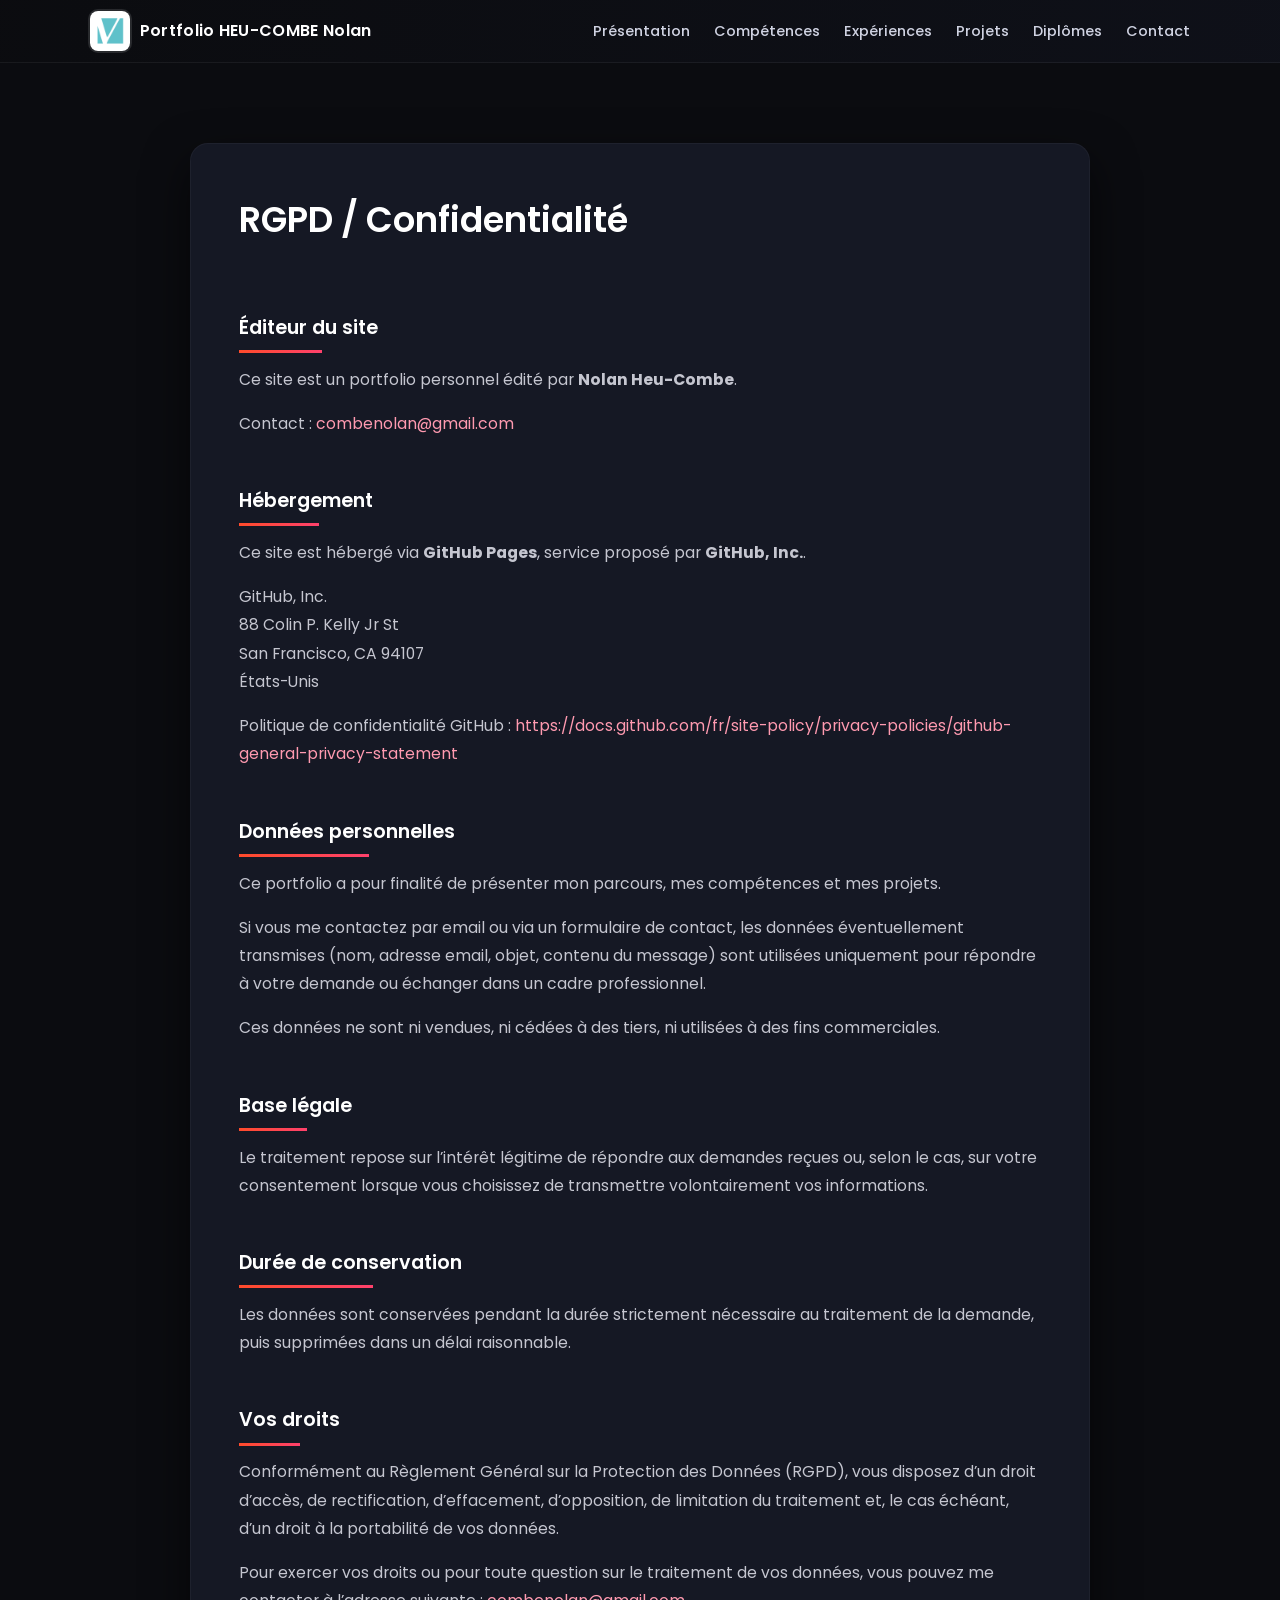
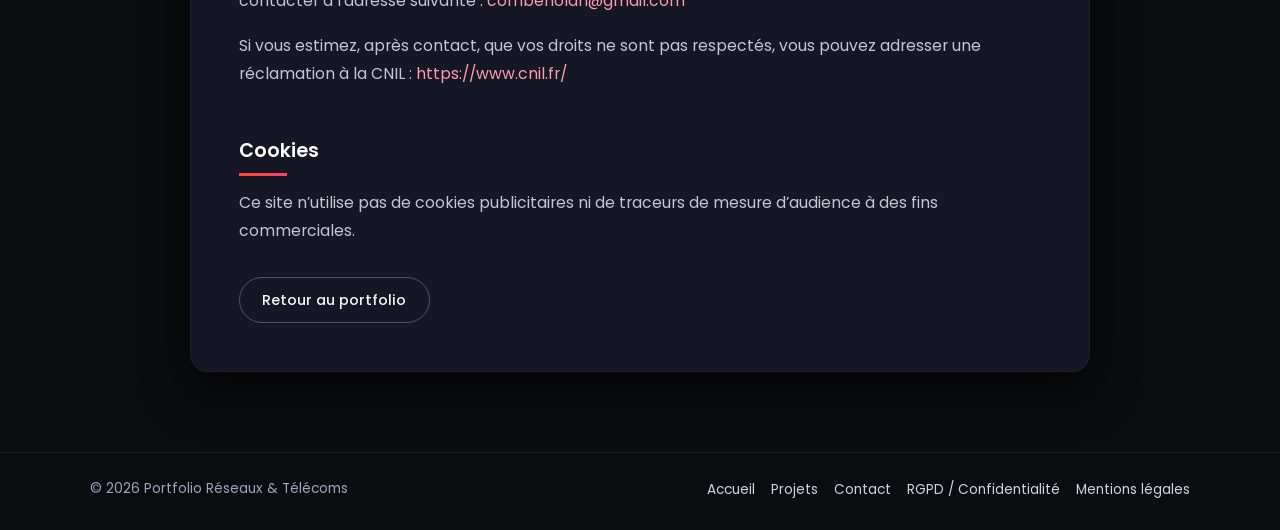
<file: confidentialite.html>
<!DOCTYPE html>
<html lang="fr">
<head>
    <meta charset="UTF-8">
    <meta name="viewport" content="width=device-width, initial-scale=1.0">
    <title>RGPD / Confidentialité - Portfolio</title>
    <link rel="stylesheet" href="style.css">
</head>
<body>

    <header class="site-header">
        <div class="container header-inner">
            <a href="index.html#accueil" class="logo">
                <img src="images/logo.png" alt="Logo">
                <span>Portfolio HEU-COMBE Nolan</span>
            </a>

            <nav class="main-nav">
                <ul>
                    <li><a href="index.html#presentation">Présentation</a></li>
                    <li><a href="index.html#competences">Compétences</a></li>
                    <li><a href="index.html#experiences">Expériences</a></li>
                    <li><a href="index.html#projets">Projets</a></li>
                    <li><a href="index.html#diplomes">Diplômes</a></li>
                    <li><a href="index.html#contact">Contact</a></li>
                </ul>
            </nav>

            <button class="menu-toggle" aria-label="Menu">
                <span></span>
                <span></span>
                <span></span>
            </button>
        </div>
    </header>

    <section class="section">
        <div class="container container-section legal-page">
            <h1>RGPD / Confidentialité</h1>

            <h2>Éditeur du site</h2>
            <p>
                Ce site est un portfolio personnel édité par <strong>Nolan Heu-Combe</strong>.
            </p>
            <p>
                Contact : <a href="mailto:combenolan@gmail.com">combenolan@gmail.com</a>
            </p>

            <h2>Hébergement</h2>
            <p>
                Ce site est hébergé via <strong>GitHub Pages</strong>, service proposé par <strong>GitHub, Inc.</strong>.
            </p>
            <p>
                GitHub, Inc.<br>
                88 Colin P. Kelly Jr St<br>
                San Francisco, CA 94107<br>
                États-Unis
            </p>
            <p>
                Politique de confidentialité GitHub :
                <a href="https://docs.github.com/fr/site-policy/privacy-policies/github-general-privacy-statement" target="_blank" rel="noopener noreferrer">
                    https://docs.github.com/fr/site-policy/privacy-policies/github-general-privacy-statement
                </a>
            </p>

            <h2>Données personnelles</h2>
            <p>
                Ce portfolio a pour finalité de présenter mon parcours, mes compétences et mes projets.
            </p>
            <p>
                Si vous me contactez par email ou via un formulaire de contact, les données éventuellement transmises
                (nom, adresse email, objet, contenu du message) sont utilisées uniquement pour répondre à votre demande
                ou échanger dans un cadre professionnel.
            </p>
            <p>
                Ces données ne sont ni vendues, ni cédées à des tiers, ni utilisées à des fins commerciales.
            </p>

            <h2>Base légale</h2>
            <p>
                Le traitement repose sur l’intérêt légitime de répondre aux demandes reçues ou, selon le cas,
                sur votre consentement lorsque vous choisissez de transmettre volontairement vos informations.
            </p>

            <h2>Durée de conservation</h2>
            <p>
                Les données sont conservées pendant la durée strictement nécessaire au traitement de la demande,
                puis supprimées dans un délai raisonnable.
            </p>

            <h2>Vos droits</h2>
            <p>
                Conformément au Règlement Général sur la Protection des Données (RGPD), vous disposez d’un droit d’accès,
                de rectification, d’effacement, d’opposition, de limitation du traitement et, le cas échéant,
                d’un droit à la portabilité de vos données.
            </p>
            <p>
                Pour exercer vos droits ou pour toute question sur le traitement de vos données, vous pouvez me contacter à l’adresse suivante :
                <a href="mailto:combenolan@gmail.com">combenolan@gmail.com</a>
            </p>
            <p>
                Si vous estimez, après contact, que vos droits ne sont pas respectés, vous pouvez adresser une réclamation à la CNIL :
                <a href="https://www.cnil.fr/" target="_blank" rel="noopener noreferrer">https://www.cnil.fr/</a>
            </p>

            <h2>Cookies</h2>
            <p>
                Ce site n’utilise pas de cookies publicitaires ni de traceurs de mesure d’audience à des fins commerciales.
            </p>

            <div class="legal-actions">
                <a href="index.html" class="btn ghost">Retour au portfolio</a>
            </div>
        </div>
    </section>

    <footer class="site-footer">
        <div class="container footer-inner">
            <p>© 2026 Portfolio Réseaux & Télécoms</p>
            <ul class="footer-links">
                <li><a href="index.html#accueil">Accueil</a></li>
                <li><a href="index.html#projets">Projets</a></li>
                <li><a href="index.html#contact">Contact</a></li>
                <li><a href="confidentialite.html">RGPD / Confidentialité</a></li>
                <li><a href="mentions-legales.html">Mentions légales</a></li>
            </ul>
        </div>
    </footer>

    <script>
        const toggle = document.querySelector('.menu-toggle');
        const nav = document.querySelector('.main-nav');

        if (toggle && nav) {
            toggle.addEventListener('click', () => {
                nav.classList.toggle('open');
                toggle.classList.toggle('open');
            });
        }
    </script>
</body>
</html>
</file>
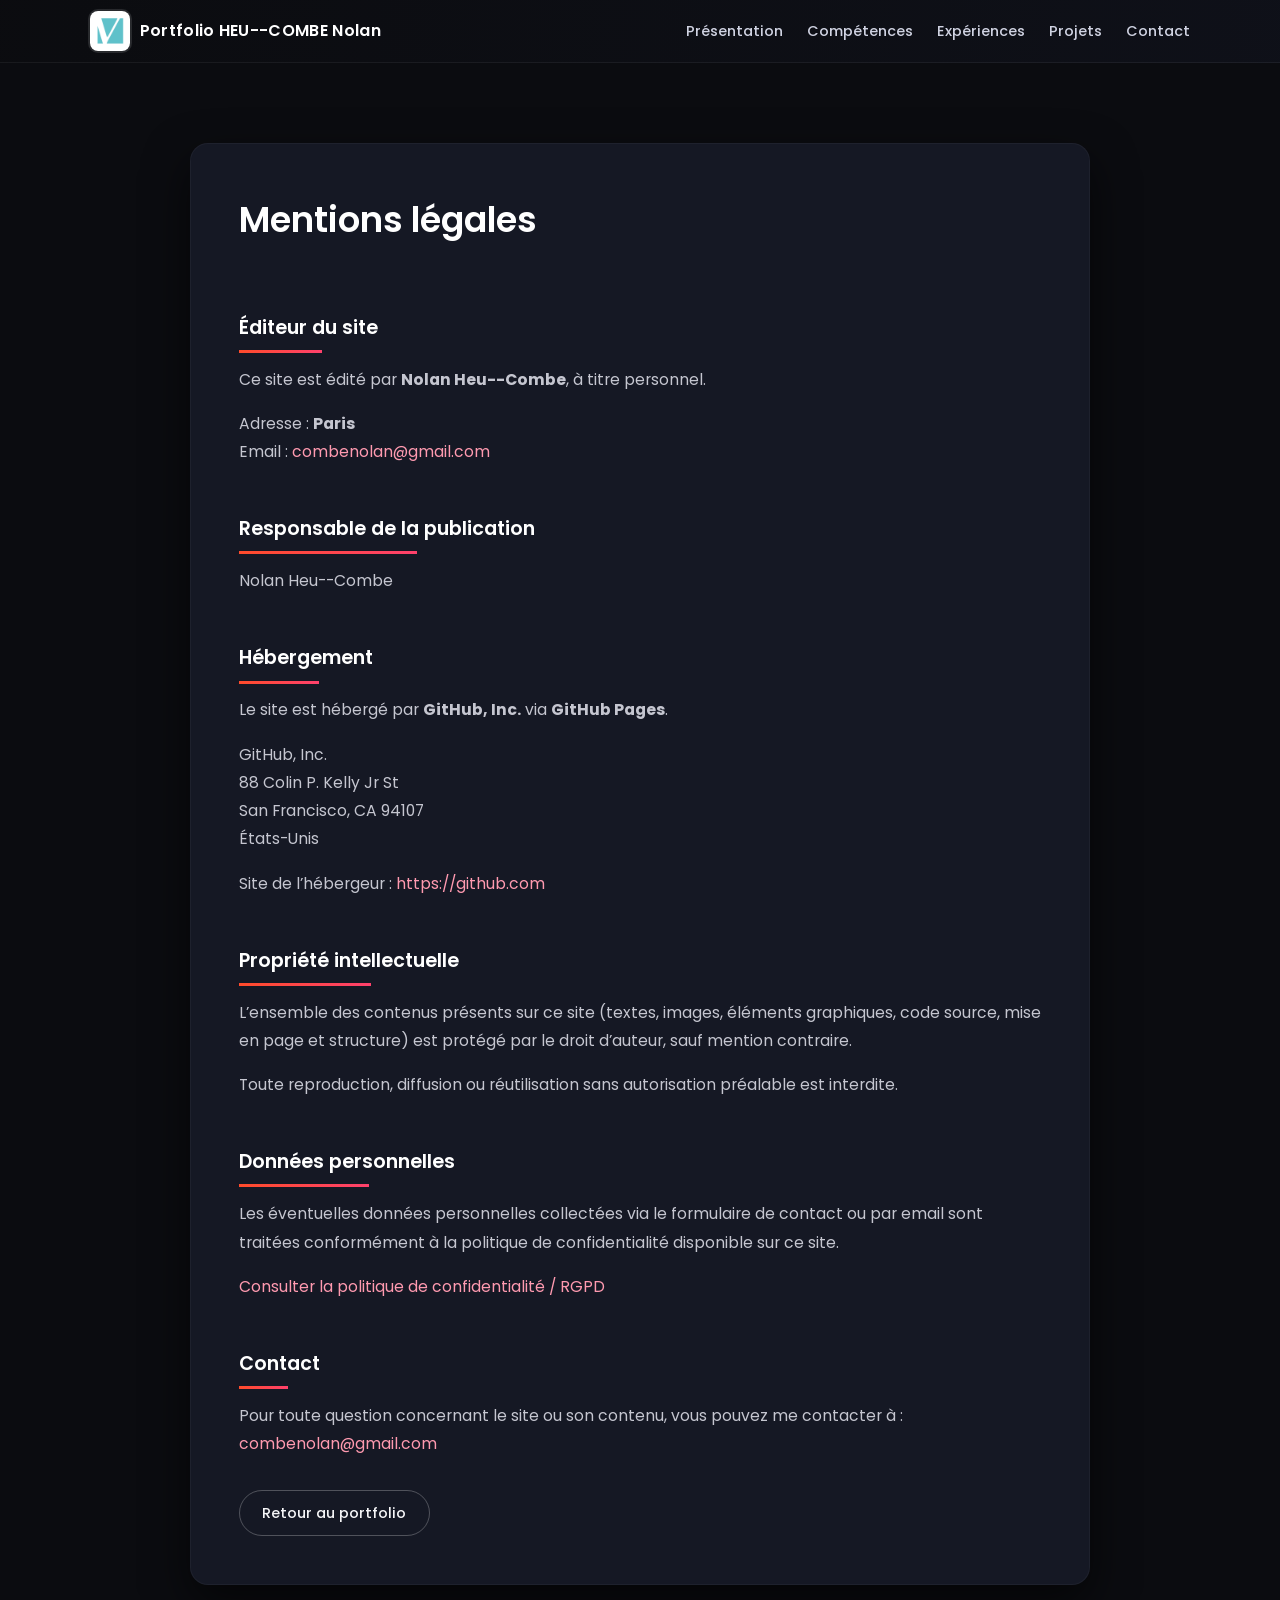
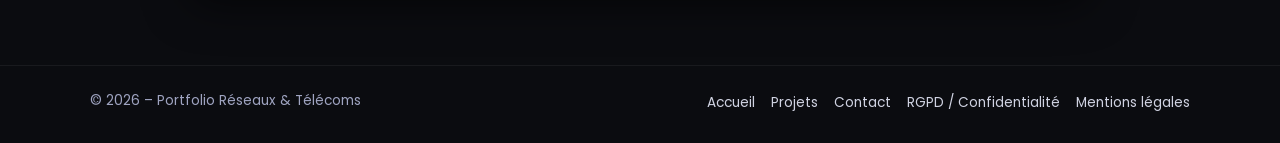
<file: mentions-legales.html>
<!DOCTYPE html>
<html lang="fr">
<head>
    <meta charset="UTF-8">
    <meta name="viewport" content="width=device-width, initial-scale=1.0">
    <title>Mentions légales - Portfolio Réseaux & Télécoms</title>
    <link rel="stylesheet" href="style.css">
</head>
<body>

    <header class="site-header">
        <div class="container header-inner">
            <a href="index.html#accueil" class="logo">
                <img src="images/logo.png" alt="Logo">
                <span>Portfolio HEU--COMBE Nolan</span>
            </a>

            <nav class="main-nav">
                <ul>
                    <li><a href="index.html#presentation">Présentation</a></li>
                    <li><a href="index.html#competences">Compétences</a></li>
                    <li><a href="index.html#experiences">Expériences</a></li>
                    <li><a href="index.html#projets">Projets</a></li>
                    <li><a href="index.html#contact">Contact</a></li>
                </ul>
            </nav>

            <button class="menu-toggle" aria-label="Menu">
                <span></span>
                <span></span>
                <span></span>
            </button>
        </div>
    </header>

    <section class="section">
        <div class="container container-section legal-page">
            <h1>Mentions légales</h1>

            <h2>Éditeur du site</h2>
            <p>
                Ce site est édité par <strong>Nolan Heu--Combe</strong>, à titre personnel.
            </p>
            <p>
                Adresse : <strong>Paris</strong><br>
                Email : <a href="mailto:combenolan@gmail.com">combenolan@gmail.com</a>
            </p>

            <h2>Responsable de la publication</h2>
            <p>
                Nolan Heu--Combe
            </p>

            <h2>Hébergement</h2>
            <p>
                Le site est hébergé par <strong>GitHub, Inc.</strong> via <strong>GitHub Pages</strong>.
            </p>
            <p>
                GitHub, Inc.<br>
                88 Colin P. Kelly Jr St<br>
                San Francisco, CA 94107<br>
                États-Unis
            </p>
            <p>
                Site de l’hébergeur :
                <a href="https://github.com" target="_blank" rel="noopener noreferrer">https://github.com</a>
            </p>

            <h2>Propriété intellectuelle</h2>
            <p>
                L’ensemble des contenus présents sur ce site (textes, images, éléments graphiques, code source,
                mise en page et structure) est protégé par le droit d’auteur, sauf mention contraire.
            </p>
            <p>
                Toute reproduction, diffusion ou réutilisation sans autorisation préalable est interdite.
            </p>

            <h2>Données personnelles</h2>
            <p>
                Les éventuelles données personnelles collectées via le formulaire de contact ou par email
                sont traitées conformément à la politique de confidentialité disponible sur ce site.
            </p>
            <p>
                <a href="confidentialite.html">Consulter la politique de confidentialité / RGPD</a>
            </p>

            <h2>Contact</h2>
            <p>
                Pour toute question concernant le site ou son contenu, vous pouvez me contacter à :
                <a href="mailto:combenolan@gmail.com">combenolan@gmail.com</a>
            </p>

            <div class="legal-actions">
                <a href="index.html" class="btn ghost">Retour au portfolio</a>
            </div>
        </div>
    </section>

    <footer class="site-footer">
        <div class="container footer-inner">
            <p>© 2026 – Portfolio Réseaux & Télécoms</p>
            <ul class="footer-links">
                <li><a href="index.html#accueil">Accueil</a></li>
                <li><a href="index.html#projets">Projets</a></li>
                <li><a href="index.html#contact">Contact</a></li>
                <li><a href="confidentialite.html">RGPD / Confidentialité</a></li>
                <li><a href="mentions-legales.html">Mentions légales</a></li>
            </ul>
        </div>
    </footer>

    <script>
        const toggle = document.querySelector('.menu-toggle');
        const nav = document.querySelector('.main-nav');

        if (toggle && nav) {
            toggle.addEventListener('click', () => {
                nav.classList.toggle('open');
                toggle.classList.toggle('open');
            });
        }
    </script>
</body>
</html>
</file>
<file: style.css>
@import url("https://fonts.googleapis.com/css2?family=Poppins:wght@300;400;500;600&display=swap");

/* RESET & BASE */
*,
*::before,
*::after {
    margin: 0;
    padding: 0;
    box-sizing: border-box;
}

html {
    scroll-behavior: smooth;
}

body {
    font-family: "Poppins", sans-serif;
    color: #10121a;
    background: #0b0c10;
    line-height: 1.6;
}

/* GENERIC LAYOUT */
.container {
    width: min(1100px, 100% - 3rem);
    margin: 0 auto;
}

.section {
    padding: 5rem 0;
}

.section-alt {
    background: #0f111a;
}

.container-section {
    background: #151824;
    padding: 3rem;
    border-radius: 18px;
    box-shadow: 0 18px 45px rgba(0, 0, 0, 0.6);
    border: 1px solid rgba(255, 255, 255, 0.04);
}

/* TYPO */
h1,
h2,
h3,
h4 {
    font-weight: 600;
    color: #ffffff;
}

p {
    color: #c5c6d0;
    font-size: 0.98rem;
}

.section h2 {
    font-size: 2.2rem;
    margin-bottom: 2rem;
    position: relative;
    display: inline-block;
}

.section h2::after {
    content: "";
    display: block;
    width: 60%;
    height: 3px;
    margin-top: 0.4rem;
    background: linear-gradient(90deg, #ff4b2b, #ff416c);
}

/* HEADER */
.site-header {
    position: sticky;
    top: 0;
    z-index: 1000;
    backdrop-filter: blur(14px);
    background: linear-gradient(
        90deg,
        rgba(11, 12, 16, 0.9),
        rgba(15, 17, 26, 0.9)
    );
    border-bottom: 1px solid rgba(255, 255, 255, 0.06);
}

.header-inner {
    display: flex;
    align-items: center;
    justify-content: space-between;
    padding: 0.7rem 0;
}

.logo {
    display: flex;
    align-items: center;
    gap: 0.6rem;
    text-decoration: none;
    color: #ffffff;
    font-weight: 600;
    letter-spacing: 0.02em;
}

.logo img {
    width: 40px;
    height: 40px;
    border-radius: 8px;
    object-fit: cover;
    box-shadow: 0 0 0 2px rgba(255, 255, 255, 0.12);
}

.main-nav ul {
    list-style: none;
    display: flex;
    align-items: center;
    gap: 1.5rem;
}

.main-nav a {
    color: #d0d3e2;
    text-decoration: none;
    font-size: 0.9rem;
    font-weight: 500;
    position: relative;
    padding-bottom: 0.2rem;
    transition: color 0.25s ease;
}

.main-nav a::after {
    content: "";
    position: absolute;
    left: 0;
    bottom: -0.15rem;
    width: 0;
    height: 2px;
    background: linear-gradient(90deg, #ff4b2b, #ff416c);
    transition: width 0.25s ease;
}

.main-nav a:hover {
    color: #ffffff;
}

.main-nav a:hover::after {
    width: 100%;
}

/* Mobile menu */
.menu-toggle {
    display: none;
    flex-direction: column;
    gap: 0.25rem;
    background: none;
    border: none;
    cursor: pointer;
}

.menu-toggle span {
    width: 22px;
    height: 2px;
    background: #ffffff;
    transition: transform 0.25s ease, opacity 0.25s ease;
}

/* HERO */
.hero {
    padding: 5.5rem 0 4rem;
    background: radial-gradient(circle at top left, #1b2838, #0b0c10 60%);
}

.hero-grid {
    display: grid;
    grid-template-columns: minmax(0, 1.2fr) minmax(0, 1fr);
    gap: 3rem;
    align-items: center;
}

.hero-text h1 {
    font-size: clamp(2.1rem, 3vw, 2.6rem);
    margin-bottom: 1rem;
}

.hero-text p {
    margin-bottom: 1.5rem;
    max-width: 32rem;
}

.hero-actions {
    display: flex;
    flex-wrap: wrap;
    gap: 1rem;
    margin-bottom: 1.5rem;
}

.hero-tags {
    list-style: none;
    display: flex;
    flex-wrap: wrap;
    gap: 0.6rem;
}

.hero-tags li {
    font-size: 0.78rem;
    padding: 0.35rem 0.75rem;
    border-radius: 999px;
    background: rgba(255, 255, 255, 0.06);
    color: #f5f5f7;
    border: 1px solid rgba(255, 255, 255, 0.08);
}

.hero-image {
    position: relative;
    justify-self: center;
}

.hero-image::before {
    content: "";
    position: absolute;
    inset: -12%;
    background: radial-gradient(circle at 20% 0%, #ff4b2b33, transparent 60%);
    filter: blur(10px);
    z-index: -1;
}

.hero-image img {
    width: 100%;
    max-width: 420px;
    border-radius: 22px;
    display: block;
    object-fit: cover;
    box-shadow: 0 24px 55px rgba(0, 0, 0, 0.7);
    border: 1px solid rgba(255, 255, 255, 0.1);
}

/* BUTTONS */
.btn {
    display: inline-flex;
    align-items: center;
    justify-content: center;
    padding: 0.65rem 1.4rem;
    border-radius: 999px;
    font-size: 0.9rem;
    font-weight: 500;
    text-decoration: none;
    cursor: pointer;
    border: 1px solid transparent;
    transition: background 0.25s ease, color 0.25s ease, transform 0.15s ease,
        box-shadow 0.25s ease;
}

.btn.primary {
    background: linear-gradient(135deg, #ff4b2b, #ff416c);
    color: #ffffff;
    box-shadow: 0 14px 30px rgba(255, 65, 108, 0.45);
}

.btn.primary:hover {
    transform: translateY(-1px);
    box-shadow: 0 16px 34px rgba(255, 65, 108, 0.6);
}

.btn.ghost {
    background: transparent;
    color: #f5f5f7;
    border-color: rgba(255, 255, 255, 0.25);
}

.btn.ghost:hover {
    background: rgba(255, 255, 255, 0.06);
}

/* COMPETENCES */
.competences-container {
    background: #151824;
    padding: 3rem;
    border-radius: 18px;
    box-shadow: 0 18px 45px rgba(0, 0, 0, 0.6);
}

.competences-grid {
    margin-top: 1.5rem;
    display: grid;
    grid-template-columns: repeat(2, minmax(0, 1fr));
    gap: 1.8rem;
}

.card {
    background: radial-gradient(circle at top left, #1b1f30, #11131e);
    border-radius: 16px;
    padding: 1.6rem 1.8rem;
    border: 1px solid rgba(255, 255, 255, 0.06);
    box-shadow: 0 18px 35px rgba(0, 0, 0, 0.7);
}

.card h3 {
    margin-bottom: 0.8rem;
}

.card h4 {
    margin-top: 0.9rem;
    margin-bottom: 0.25rem;
    font-size: 0.85rem;
    text-transform: uppercase;
    letter-spacing: 0.1em;
    color: #9fa4c1;
}

.card ul {
    list-style: none;
    padding-left: 0;
    margin-top: 0.6rem;
}

.card li {
    position: relative;
    padding-left: 1.1rem;
    font-size: 0.9rem;
    margin-bottom: 0.4rem;
    color: #c5c6d0;
}

.card li::before {
    content: "";
    position: absolute;
    left: 0;
    top: 0.6rem;
    width: 5px;
    height: 5px;
    border-radius: 50%;
    background: linear-gradient(135deg, #ff4b2b, #ff416c);
}

/* EXPERIENCES */
.timeline {
    margin-top: 1.8rem;
    border-left: 2px solid rgba(255, 255, 255, 0.12);
    padding-left: 1.5rem;
    display: grid;
    gap: 1.8rem;
}

.timeline-item {
    position: relative;
    padding-left: 0.5rem;
}

.timeline-item::before {
    content: "";
    position: absolute;
    left: -1.1rem;
    top: 0.35rem;
    width: 11px;
    height: 11px;
    border-radius: 50%;
    background: linear-gradient(135deg, #ff4b2b, #ff416c);
    box-shadow: 0 0 0 4px rgba(255, 65, 108, 0.3);
}

.timeline-date {
    font-size: 0.8rem;
    text-transform: uppercase;
    letter-spacing: 0.12em;
    color: #9fa4c1;
}

.timeline-item h3 {
    margin: 0.25rem 0 0.4rem;
}

/* PROJETS */
.projects-container {
    background: #151824;
    padding: 3rem;
    border-radius: 18px;
    box-shadow: 0 18px 45px rgba(0, 0, 0, 0.6);
}

.projects-grid {
    margin-top: 1.5rem;
    display: grid;
    grid-template-columns: repeat(3, minmax(0, 1fr));
    gap: 1.8rem;
}

.project-card {
    background: radial-gradient(circle at top left, #1b1f30, #11131e);
    border-radius: 16px;
    overflow: hidden;
    display: flex;
    flex-direction: column;
    border: 1px solid rgba(255, 255, 255, 0.06);
    box-shadow: 0 18px 35px rgba(0, 0, 0, 0.7);
    transition: transform 0.2s ease, box-shadow 0.2s ease, border-color 0.2s ease;
}

.project-card img {
    width: 100%;
    height: 180px;
    object-fit: cover;
}

.project-content {
    padding: 1.3rem 1.4rem 1.4rem;
}

.project-content h3 {
    margin-bottom: 0.5rem;
}

.project-card:hover {
    transform: translateY(-6px);
    border-color: rgba(255, 255, 255, 0.18);
    box-shadow: 0 24px 50px rgba(0, 0, 0, 0.9);
}

/* DIPLOMES */
.diplomes-grid {
    display: grid;
    grid-template-columns: repeat(3, minmax(0, 1fr));
    gap: 1.6rem;
    margin-top: 1.6rem;
}

.diplomes-grid .card {
    background: radial-gradient(circle at top left, #1b1f30, #11131e);
}

/* CONTACT */
.contactPage {
    text-align: center;
}

.contactPage h2 {
    text-align: center;
}

.contactPage p {
    max-width: 32rem;
    margin: 0 auto 2rem;
}

.contact-grid {
    display: grid;
    grid-template-columns: repeat(3, minmax(0, 1fr));
    gap: 1.6rem;
    margin-top: 1.5rem;
}

.contact-item {
    background: radial-gradient(circle at top left, #1b1f30, #11131e);
    border-radius: 16px;
    padding: 1.6rem 1.3rem;
    border: 1px solid rgba(255, 255, 255, 0.06);
    box-shadow: 0 18px 35px rgba(0, 0, 0, 0.7);
}

.contact-item h3 {
    margin-bottom: 0.6rem;
}

.contact-item a {
    color: #ff9ab0;
    text-decoration: none;
    font-size: 0.95rem;
    word-break: break-all;
}

.contact-item a:hover {
    text-decoration: underline;
}

/* FOOTER */
.site-footer {
    border-top: 1px solid rgba(255, 255, 255, 0.06);
    padding: 1.4rem 0 1.8rem;
    background: #0b0c10;
}

.footer-inner {
    display: flex;
    align-items: center;
    justify-content: space-between;
    gap: 1rem;
    flex-wrap: wrap;
}

.site-footer p {
    font-size: 0.85rem;
    color: #9fa4c1;
}

.footer-links {
    list-style: none;
    display: flex;
    gap: 1rem;
}

.footer-links a {
    color: #d0d3e2;
    text-decoration: none;
    font-size: 0.85rem;
}

.footer-links a:hover {
    text-decoration: underline;
}

/* RESPONSIVE */
@media (max-width: 960px) {
    .hero-grid {
        grid-template-columns: 1fr;
        text-align: left;
    }

    .hero-image {
        order: -1;
        margin-bottom: 1.5rem;
    }

    .competences-grid {
        grid-template-columns: 1fr;
    }

    .projects-grid {
        grid-template-columns: repeat(2, minmax(0, 1fr));
    }

    .diplomes-grid,
    .contact-grid {
        grid-template-columns: repeat(2, minmax(0, 1fr));
    }
}

@media (max-width: 768px) {
    .header-inner {
        padding: 0.6rem 0;
    }

    .main-nav {
        position: absolute;
        inset: 100% 0 auto 0;
        background: #0b0c10;
        border-bottom: 1px solid rgba(255, 255, 255, 0.08);
        transform: translateY(-110%);
        opacity: 0;
        pointer-events: none;
        transition: transform 0.25s ease, opacity 0.25s ease;
    }

    .main-nav ul {
        flex-direction: column;
        padding: 0.8rem 1.5rem 1.2rem;
        gap: 0.8rem;
    }

    .main-nav.open {
        transform: translateY(0);
        opacity: 1;
        pointer-events: auto;
    }

    .menu-toggle {
        display: flex;
    }

    .menu-toggle.open span:nth-child(1) {
        transform: translateY(6px) rotate(45deg);
    }

    .menu-toggle.open span:nth-child(2) {
        opacity: 0;
    }

    .menu-toggle.open span:nth-child(3) {
        transform: translateY(-6px) rotate(-45deg);
    }

    .container-section,
    .competences-container,
    .projects-container {
        padding: 2.2rem 1.7rem;
    }

    .projects-grid {
        grid-template-columns: 1fr;
    }

    .diplomes-grid,
    .contact-grid {
        grid-template-columns: 1fr;
    }
}


.video-presentation-container {
    text-align: center;
    margin-top: 2.5rem;
}

.video-presentation-container h3 {
    margin-bottom: 1rem;
    font-size: 1.3rem;
    color: #ffffff;
}

.video-link {
    position: relative;
    display: block;
    width: 100%;
    max-width: 560px;
    margin: 0 auto;
    text-decoration: none;
}

.video-thumbnail {
    width: 100%;
    aspect-ratio: 16 / 9;
    object-fit: cover;
    border-radius: 10px;
    box-shadow: 0 18px 35px rgba(0, 0, 0, 0.7);
    display: block;
    transition: transform 0.2s ease, box-shadow 0.2s ease;
}

.video-link:hover .video-thumbnail {
    transform: scale(1.02);
    box-shadow: 0 24px 45px rgba(0, 0, 0, 0.9);
}

.play-overlay {
    position: absolute;
    inset: 0;
    background: rgba(0, 0, 0, 0.4);
    display: flex;
    align-items: center;
    justify-content: center;
    border-radius: 10px;
    opacity: 1;
    transition: opacity 0.2s ease;
}

.video-link:hover .play-overlay {
    opacity: 0.8;
}

.play-icon {
    color: #ffffff;
    font-size: 4rem;
    filter: drop-shadow(0 4px 8px rgba(0, 0, 0, 0.5));
}


.presentation-text {
    text-align: justify;
    line-height: 1.7;
}

.presentation-text strong {
    color: #ff4b2b;
    font-weight: 600;
}


/* PARCOURS GRID */
.parcours-grid {
  display: grid;
  grid-template-columns: repeat(4, minmax(0, 1fr));
  gap: 1.6rem;
  margin-top: 1.6rem;
}

.item {
  background: radial-gradient(circle at top left, #1b1f30, #11131e);
  border-radius: 16px;
  padding: 1.6rem 1.4rem;
  border: 1px solid rgba(255, 255, 255, 0.06);
  box-shadow: 0 18px 35px rgba(0, 0, 0, 0.7);
  display: flex;
  flex-direction: column;
  align-items: center;
  text-align: center;
  gap: 0.8rem;
  transition: transform 0.2s ease, box-shadow 0.2s ease, border-color 0.2s ease;
}

.item.habilitation img {
    width: 100%;
    max-width: 220px;
    height: 140px;
    object-fit: cover;
}

.item:hover {
  transform: translateY(-5px);
  border-color: rgba(255, 255, 255, 0.16);
  box-shadow: 0 24px 50px rgba(0, 0, 0, 0.9);
}

.item img {
  width: 64px;
  height: 64px;
  object-fit: contain;
  border-radius: 12px;
  filter: brightness(0.9);
}

.item h3 {
  font-size: 0.95rem;
  font-weight: 600;
  color: #ffffff;
  margin: 0;
}

.item p {
  font-size: 0.85rem;
  color: #c5c6d0;
  margin: 0;
}

@media (max-width: 960px) {
  .parcours-grid {
    grid-template-columns: repeat(2, minmax(0, 1fr));
  }
}

@media (max-width: 480px) {
  .parcours-grid {
    grid-template-columns: 1fr;
  }
}



.contact-item a img {
    display: block;
    margin: 0.8rem auto 0;
}



.projects-container {
    background: #151824;
    padding: 3rem;
    border-radius: 18px;
    box-shadow: 0 18px 45px rgba(0, 0, 0, 0.6);
}

.projects-grid {
    margin-top: 1.5rem;
    display: grid;
    grid-template-columns: repeat(3, minmax(0, 1fr));
    gap: 1.8rem;
}

.project-item {
    background: radial-gradient(circle at top left, #1b1f30, #11131e);
    border-radius: 16px;
    overflow: hidden;
    display: flex;
    flex-direction: column;
    border: 1px solid rgba(255, 255, 255, 0.06);
    box-shadow: 0 18px 35px rgba(0, 0, 0, 0.7);
    padding-bottom: 1.2rem;
}

.project-item img {
    width: 100%;
    height: 180px;
    object-fit: cover;
}

.project-item h3 {
    margin: 1rem 1.2rem 0.5rem;
}

.project-item p {
    margin: 0 1.2rem 1rem;
    color: #c5c6d0;
}

.project-link {
    margin: 0.3rem 1.2rem 0;
    padding: 0.7rem 1rem;
    border: none;
    border-radius: 999px;
    background: linear-gradient(135deg, #ff4b2b, #ff416c);
    color: #fff;
    font-weight: 500;
    cursor: pointer;
}

.project-link:hover {
    transform: translateY(-1px);
}

.modal {
    display: none;
    position: fixed;
    inset: 0;
    background: rgba(0, 0, 0, 0.75);
    z-index: 2000;
    padding: 2rem;
    overflow-y: auto;
}

.modal-content {
    max-width: 800px;
    margin: 4rem auto;
    background: #151824;
    color: #fff;
    padding: 2rem;
    border-radius: 18px;
    position: relative;
    border: 1px solid rgba(255, 255, 255, 0.08);
}

.modal-content p {
    color: #c5c6d0;
}

.close {
    position: absolute;
    top: 1rem;
    right: 1rem;
    font-size: 2rem;
    cursor: pointer;
    color: #fff;
}

@media (max-width: 960px) {
    .projects-grid {
        grid-template-columns: repeat(2, minmax(0, 1fr));
    }
}

@media (max-width: 768px) {
    .projects-grid {
        grid-template-columns: 1fr;
    }

    .projects-container {
        padding: 2.2rem 1.7rem;
    }
}




.project-link {
    margin-top: 1rem;
    display: inline-flex;
    align-items: center;
    justify-content: center;
    padding: 0.65rem 1.2rem;
    border-radius: 999px;
    border: 1px solid transparent;
    background: linear-gradient(135deg, #ff4b2b, #ff416c);
    color: #ffffff;
    font-size: 0.9rem;
    font-weight: 500;
    cursor: pointer;
    transition: transform 0.2s ease, box-shadow 0.25s ease;
    box-shadow: 0 14px 30px rgba(255, 65, 108, 0.35);
}

.project-link:hover {
    transform: translateY(-2px);
    box-shadow: 0 18px 34px rgba(255, 65, 108, 0.45);
}

.modal {
    display: none;
    position: fixed;
    inset: 0;
    z-index: 2000;
    background: rgba(5, 8, 15, 0.82);
    padding: 2rem 1rem;
    overflow-y: auto;
}

.modal-project {
    max-width: 980px;
    margin: 2rem auto;
    background: #151824;
    border: 1px solid rgba(255, 255, 255, 0.08);
    border-radius: 20px;
    padding: 2rem;
    box-shadow: 0 24px 60px rgba(0, 0, 0, 0.7);
    position: relative;
}

.modal-project h2 {
    margin-bottom: 1rem;
    color: #ffffff;
}

.modal-project p {
    color: #c5c6d0;
    margin-bottom: 1.4rem;
    line-height: 1.7;
}

.close {
    position: absolute;
    top: 1rem;
    right: 1.2rem;
    font-size: 2rem;
    color: #ffffff;
    cursor: pointer;
    line-height: 1;
}

.project-gallery {
    display: grid;
    grid-template-columns: repeat(3, minmax(0, 1fr));
    gap: 1.2rem;
    margin: 1.8rem 0;
}

.project-figure {
    background: radial-gradient(circle at top left, #1b1f30, #11131e);
    border-radius: 16px;
    overflow: hidden;
    border: 1px solid rgba(255, 255, 255, 0.06);
    box-shadow: 0 18px 35px rgba(0, 0, 0, 0.45);
}

.project-figure img {
    width: 100%;
    height: 220px;
    object-fit: cover;
    display: block;
}

.project-figure figcaption {
    padding: 1rem;
    color: #c5c6d0;
    font-size: 0.9rem;
    line-height: 1.6;
}

@media (max-width: 900px) {
    .project-gallery {
        grid-template-columns: 1fr;
    }

    .modal-project {
        padding: 1.4rem;
    }

    .project-figure img {
        height: 200px;
    }
}


.skills-icons-section {
    margin-top: 3rem;
}

.skills-icons-title {
    text-align: center;
    margin-bottom: 1.8rem;
    color: #ffffff;
    font-size: 1.6rem;
}

.skills-icons-grid {
    display: grid;
    grid-template-columns: repeat(4, minmax(0, 1fr));
    gap: 1.4rem;
}

.skill-box {
    background: radial-gradient(circle at top left, #1b1f30, #11131e);
    color: #ffffff;
    border-radius: 18px;
    padding: 1.6rem 1.2rem;
    text-align: center;
    border: 1px solid rgba(255, 255, 255, 0.06);
    box-shadow: 0 18px 35px rgba(0, 0, 0, 0.55);
    transition: transform 0.2s ease, box-shadow 0.2s ease, border-color 0.2s ease;
}

.skill-box:hover {
    transform: translateY(-5px);
    border-color: rgba(255, 255, 255, 0.14);
    box-shadow: 0 24px 45px rgba(0, 0, 0, 0.75);
}

.skill-icon {
    width: 58px;
    height: 58px;
    margin: 0 auto 1rem;
    border-radius: 14px;
    display: flex;
    align-items: center;
    justify-content: center;
    background: rgba(255, 255, 255, 0.04);
    border: 1px solid rgba(255, 255, 255, 0.06);
    font-size: 1.8rem;
    line-height: 1;
}

.skill-box h4 {
    color: #ffffff;
    font-size: 1.15rem;
    margin-bottom: 0.75rem;
    font-weight: 600;
}

.skill-box p {
    color: #c5c6d0;
    font-size: 0.98rem;
    line-height: 1.6;
    margin: 0;
}

@media (max-width: 1100px) {
    .skills-icons-grid {
        grid-template-columns: repeat(3, minmax(0, 1fr));
    }
}

@media (max-width: 768px) {
    .skills-icons-grid {
        grid-template-columns: repeat(2, minmax(0, 1fr));
    }
}

@media (max-width: 520px) {
    .skills-icons-grid {
        grid-template-columns: 1fr;
    }
}




.legal-page {
    max-width: 900px;
}

.legal-page h1 {
    font-size: 2.2rem;
    margin-bottom: 2rem;
    color: #ffffff;
}

.legal-page h2 {
    margin-top: 2rem;
    margin-bottom: 0.8rem;
    font-size: 1.2rem;
    color: #ffffff;
}

.legal-page p {
    color: #c5c6d0;
    margin-bottom: 1rem;
    line-height: 1.8;
}

.legal-page a {
    color: #ff9ab0;
    text-decoration: none;
}

.legal-page a:hover {
    text-decoration: underline;
}

.legal-actions {
    margin-top: 2rem;
}


.timeline-item strong {
    color: #ff4b2b;
    font-weight: 600;
}














.modal-carousel-project {
    max-width: 1100px;
}

.carousel-header {
    margin-bottom: 1.5rem;
}

.carousel-header p {
    max-width: 800px;
}

.project-carousel {
    position: relative;
}

.carousel-slide {
    display: none;
    animation: fadeSlide 0.25s ease;
}

.carousel-slide.active {
    display: block;
}

.carousel-slide h3 {
    margin-bottom: 0.8rem;
    color: #ffffff;
}

.carousel-slide p {
    color: #c5c6d0;
    line-height: 1.75;
    margin-bottom: 1.4rem;
}

.carousel-photos {
    display: grid;
    gap: 1.2rem;
    margin-top: 1rem;
}

.carousel-photos.two-photos {
    grid-template-columns: repeat(2, minmax(0, 1fr));
}

.carousel-photos.one-photo {
    grid-template-columns: 1fr;
    max-width: 520px;
}

.carousel-photos figure {
    background: radial-gradient(circle at top left, #1b1f30, #11131e);
    border-radius: 16px;
    overflow: hidden;
    border: 1px solid rgba(255, 255, 255, 0.06);
    box-shadow: 0 18px 35px rgba(0, 0, 0, 0.45);
    display: flex;
    flex-direction: column;
}

.carousel-photos img {
    width: 100%;
    height: 260px;
    object-fit: contain;
    object-position: center;
    display: block;
    background: #0f111a;
    padding: 0.5rem;
}

.carousel-photos figcaption {
    padding: 1rem;
    color: #c5c6d0;
    font-size: 0.92rem;
    line-height: 1.6;
}

.carousel-controls {
    display: flex;
    justify-content: space-between;
    gap: 1rem;
    margin-top: 1.8rem;
}

.carousel-btn {
    padding: 0.7rem 1.3rem;
    border-radius: 999px;
    border: 1px solid rgba(255, 255, 255, 0.12);
    background: rgba(255, 255, 255, 0.05);
    color: #ffffff;
    cursor: pointer;
    transition: all 0.2s ease;
}

.carousel-btn:hover {
    background: rgba(255, 255, 255, 0.1);
    transform: translateY(-2px);
}

@keyframes fadeSlide {
    from {
        opacity: 0;
        transform: translateY(8px);
    }
    to {
        opacity: 1;
        transform: translateY(0);
    }
}

@media (max-width: 768px) {
    .carousel-photos.two-photos {
        grid-template-columns: 1fr;
    }

    .carousel-photos img {
    width: 100%;
    height: 260px;
    object-fit: contain;
    display: block;
    background: #0f111a;
    padding: 0.5rem;
}

    .carousel-controls {
        flex-direction: column;
    }
}




.legal-page {
    max-width: 900px;
}

.legal-page h1 {
    font-size: 2.2rem;
    margin-bottom: 2rem;
    color: #ffffff;
}

.legal-page h2 {
    margin-top: 2rem;
    margin-bottom: 0.8rem;
    font-size: 1.2rem;
    color: #ffffff;
}

.legal-page p {
    color: #c5c6d0;
    margin-bottom: 1rem;
    line-height: 1.8;
}

.legal-page a {
    color: #ff9ab0;
    text-decoration: none;
}

.legal-page a:hover {
    text-decoration: underline;
}

.legal-actions {
    margin-top: 2rem;
}







.item.permis-b img {
    width: 100px;
    height: 100px;
}

.item.habilitation img {
    width: 100%;
    max-width: 140px;
    height: 100px;
    object-fit: cover;
    border-radius: 12px;
}

@media (max-width: 768px) {
    .item.permis-b img,
    .item.habilitation img {
        width: 100%;
        max-width: 120px;
        height: 90px;
    }
}


.project-actions {
    display: flex;
    flex-wrap: wrap;
    gap: 0.8rem;
    margin-top: 1rem;
}

.project-item .project-link + .project-link {
    margin-top: 0.7rem;
}
</file>
